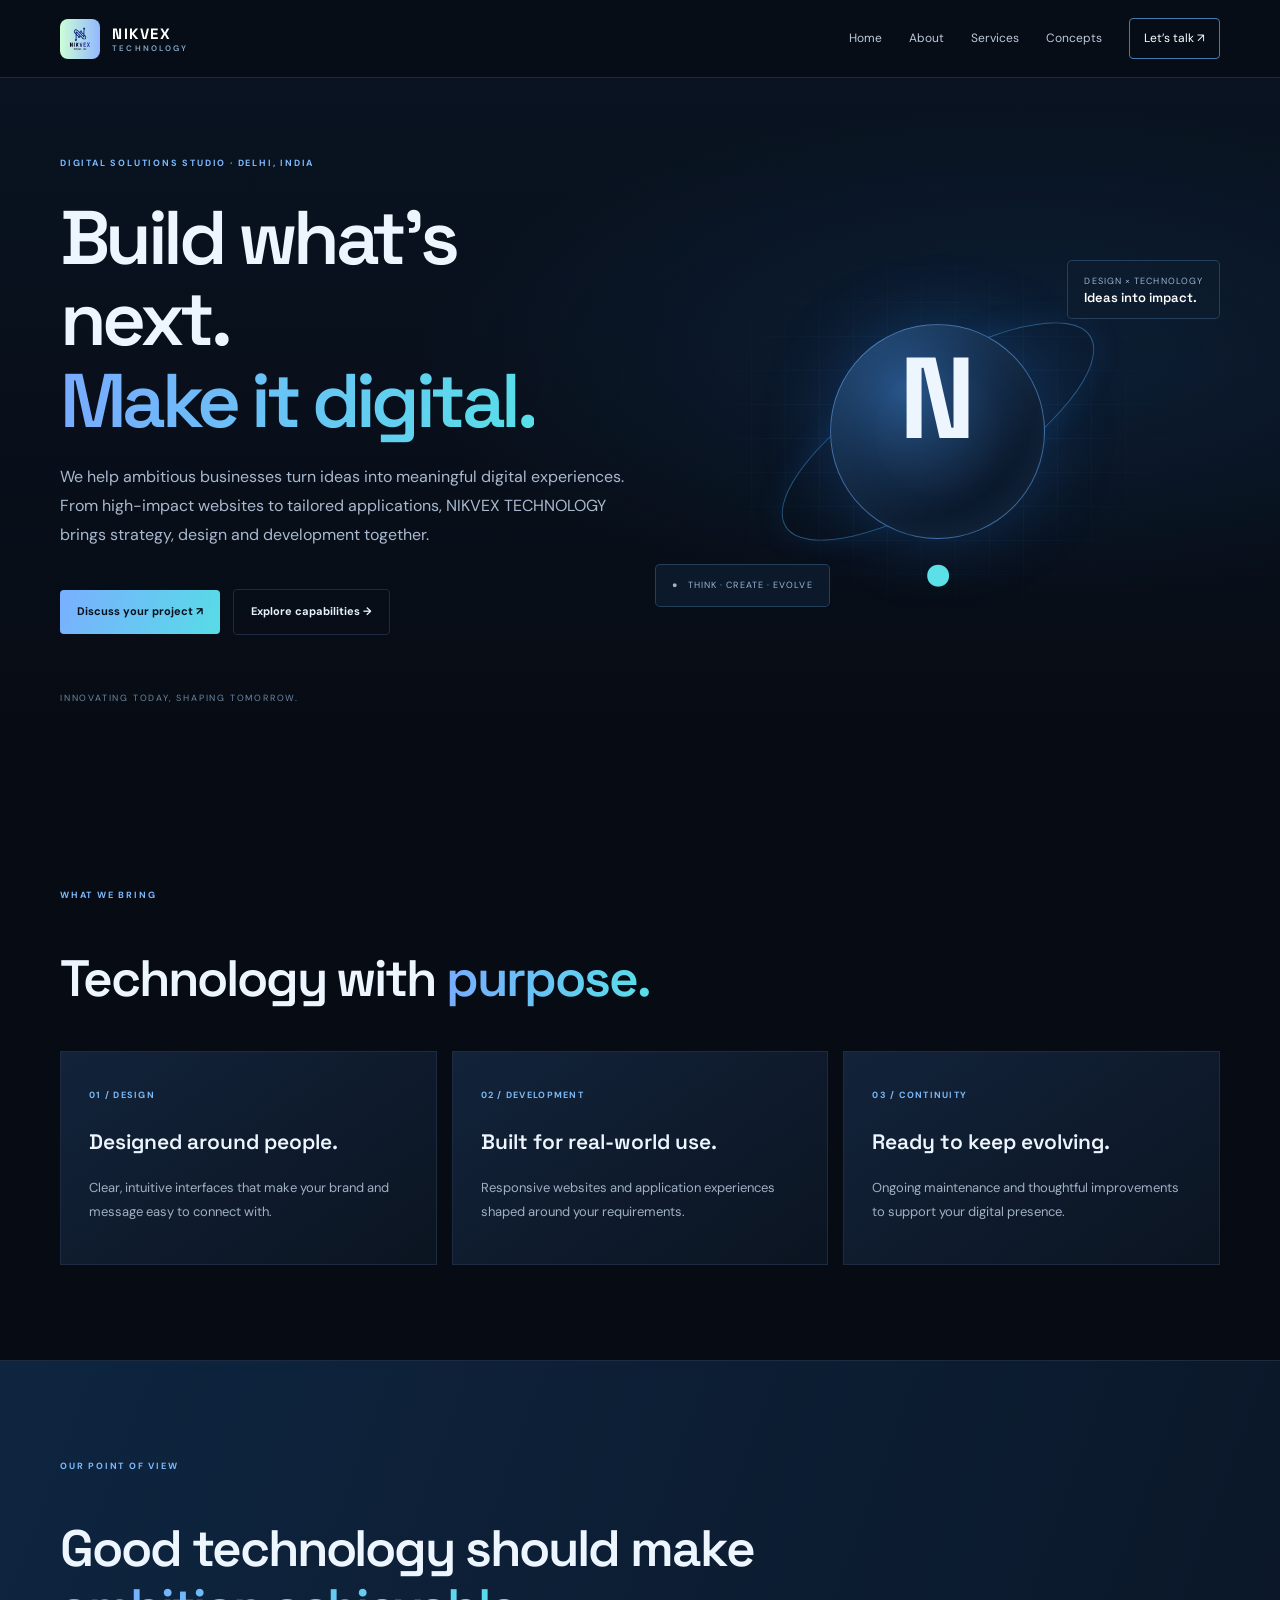
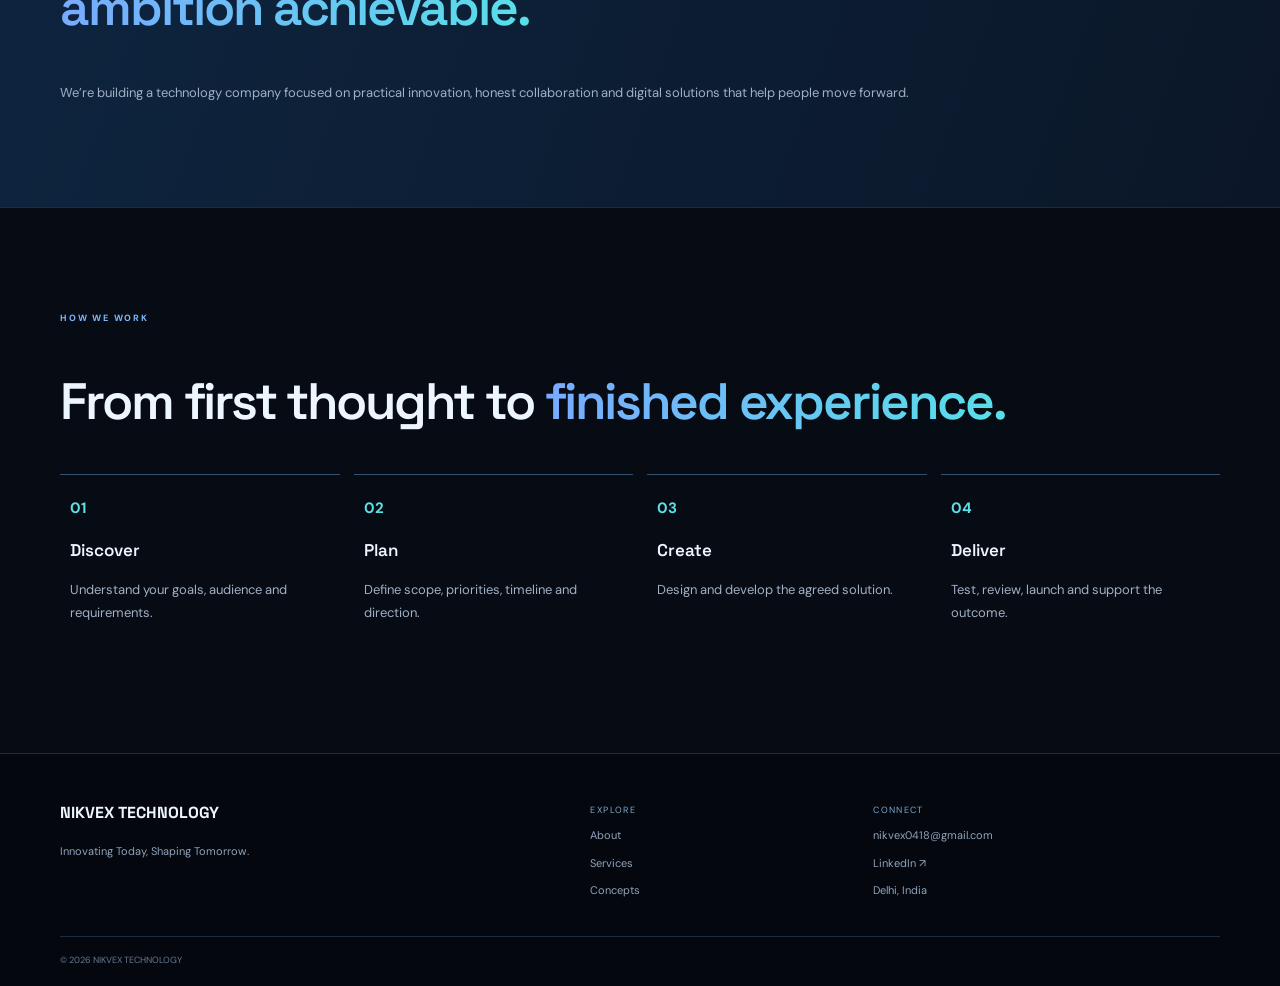
<file: index.html>
<!doctype html><html lang="en"><head><link rel="icon" href="https://nikvextechnology.com/favicon.png" type="image/png"><meta charset="utf-8"><meta name="viewport" content="width=device-width,initial-scale=1"><meta name="description" content="NIKVEX TECHNOLOGY — modern website design, development and digital solutions in Delhi, India."><meta name="theme-color" content="#070b13"><title>Home | NIKVEX TECHNOLOGY</title><link rel="stylesheet" href="css/style.css"><script defer src="js/main.js"></script></head><body><header><div class="container nav"><img src="assets/nikvex-logo.png" alt="NIKVEX logo"><a class="wordmark" href="index.html">NIKVEX <small>TECHNOLOGY</small></a><button class="menu">☰</button><nav><a href="index.html">Home</a><a href="about.html">About</a><a href="services.html">Services</a><a href="portfolio.html">Concepts</a><a class="navcta" href="contact.html">Let’s talk ↗</a></nav></div></header><main><section class="hero"><div class="container hero-grid"><div class="reveal"><small class="eyebrow">DIGITAL SOLUTIONS STUDIO · DELHI, INDIA</small><h1>Build what’s next.<br><em>Make it digital.</em></h1><p class="lead">We help ambitious businesses turn ideas into meaningful digital experiences. From high-impact websites to tailored applications, NIKVEX TECHNOLOGY brings strategy, design and development together.</p><a class="btn" href="contact.html">Discuss your project ↗</a> <a class="btn ghost" href="services.html">Explore capabilities →</a><p class="tagline">INNOVATING TODAY, SHAPING TOMORROW.</p></div><div class="visual reveal"><div class="gridfx"></div><div class="orbit"></div><div class="core">N<span>.</span></div><div class="float f1">DESIGN × TECHNOLOGY<br><b>Ideas into impact.</b></div><div class="float f2">● &nbsp; THINK · CREATE · EVOLVE</div></div></div></section><section class="section container"><small class="eyebrow">WHAT WE BRING</small><h2>Technology with <em>purpose.</em></h2><div class="cards"><article><b>01 / DESIGN</b><h3>Designed around people.</h3><p>Clear, intuitive interfaces that make your brand and message easy to connect with.</p></article><article><b>02 / DEVELOPMENT</b><h3>Built for real-world use.</h3><p>Responsive websites and application experiences shaped around your requirements.</p></article><article><b>03 / CONTINUITY</b><h3>Ready to keep evolving.</h3><p>Ongoing maintenance and thoughtful improvements to support your digital presence.</p></article></div></section><section class="band"><div class="container"><small class="eyebrow">OUR POINT OF VIEW</small><h2>Good technology should make<br><em>ambition achievable.</em></h2><p>We’re building a technology company focused on practical innovation, honest collaboration and digital solutions that help people move forward.</p></div></section><section class="section container"><small class="eyebrow">HOW WE WORK</small><h2>From first thought to <em>finished experience.</em></h2><div class="steps"><article><b>01</b><h3>Discover</h3><p>Understand your goals, audience and requirements.</p></article><article><b>02</b><h3>Plan</h3><p>Define scope, priorities, timeline and direction.</p></article><article><b>03</b><h3>Create</h3><p>Design and develop the agreed solution.</p></article><article><b>04</b><h3>Deliver</h3><p>Test, review, launch and support the outcome.</p></article></div></section></main><footer><div class="container foot"><div><b>NIKVEX TECHNOLOGY</b><p>Innovating Today, Shaping Tomorrow.</p></div><div><small>EXPLORE</small><a href="about.html">About</a><a href="services.html">Services</a><a href="portfolio.html">Concepts</a></div><div><small>CONNECT</small><a href="mailto:nikvex0418@gmail.com">nikvex0418@gmail.com</a><a href="https://www.linkedin.com/company/144146736" target="_blank" rel="noopener">LinkedIn ↗</a><span>Delhi, India</span></div></div><div class="container copyright">© <span id="year"></span> NIKVEX TECHNOLOGY</div></footer></body></html>
</file>
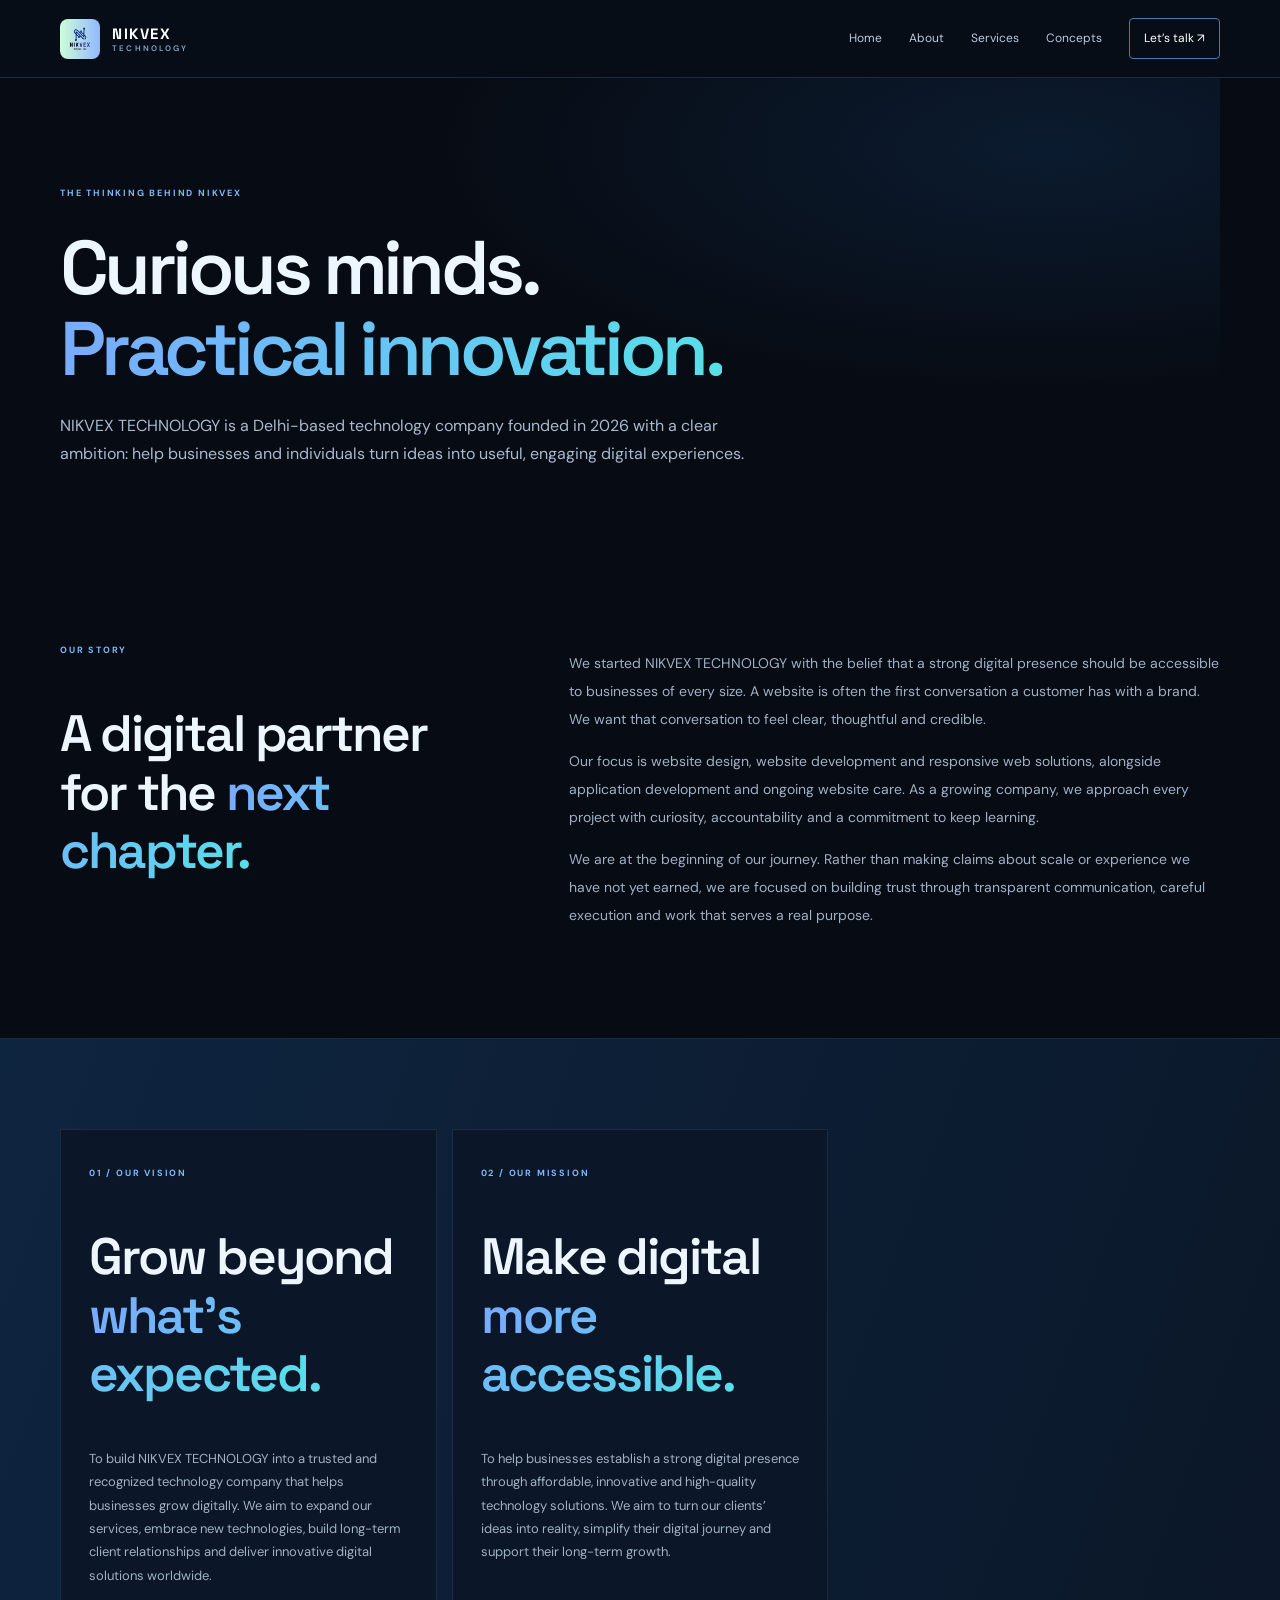
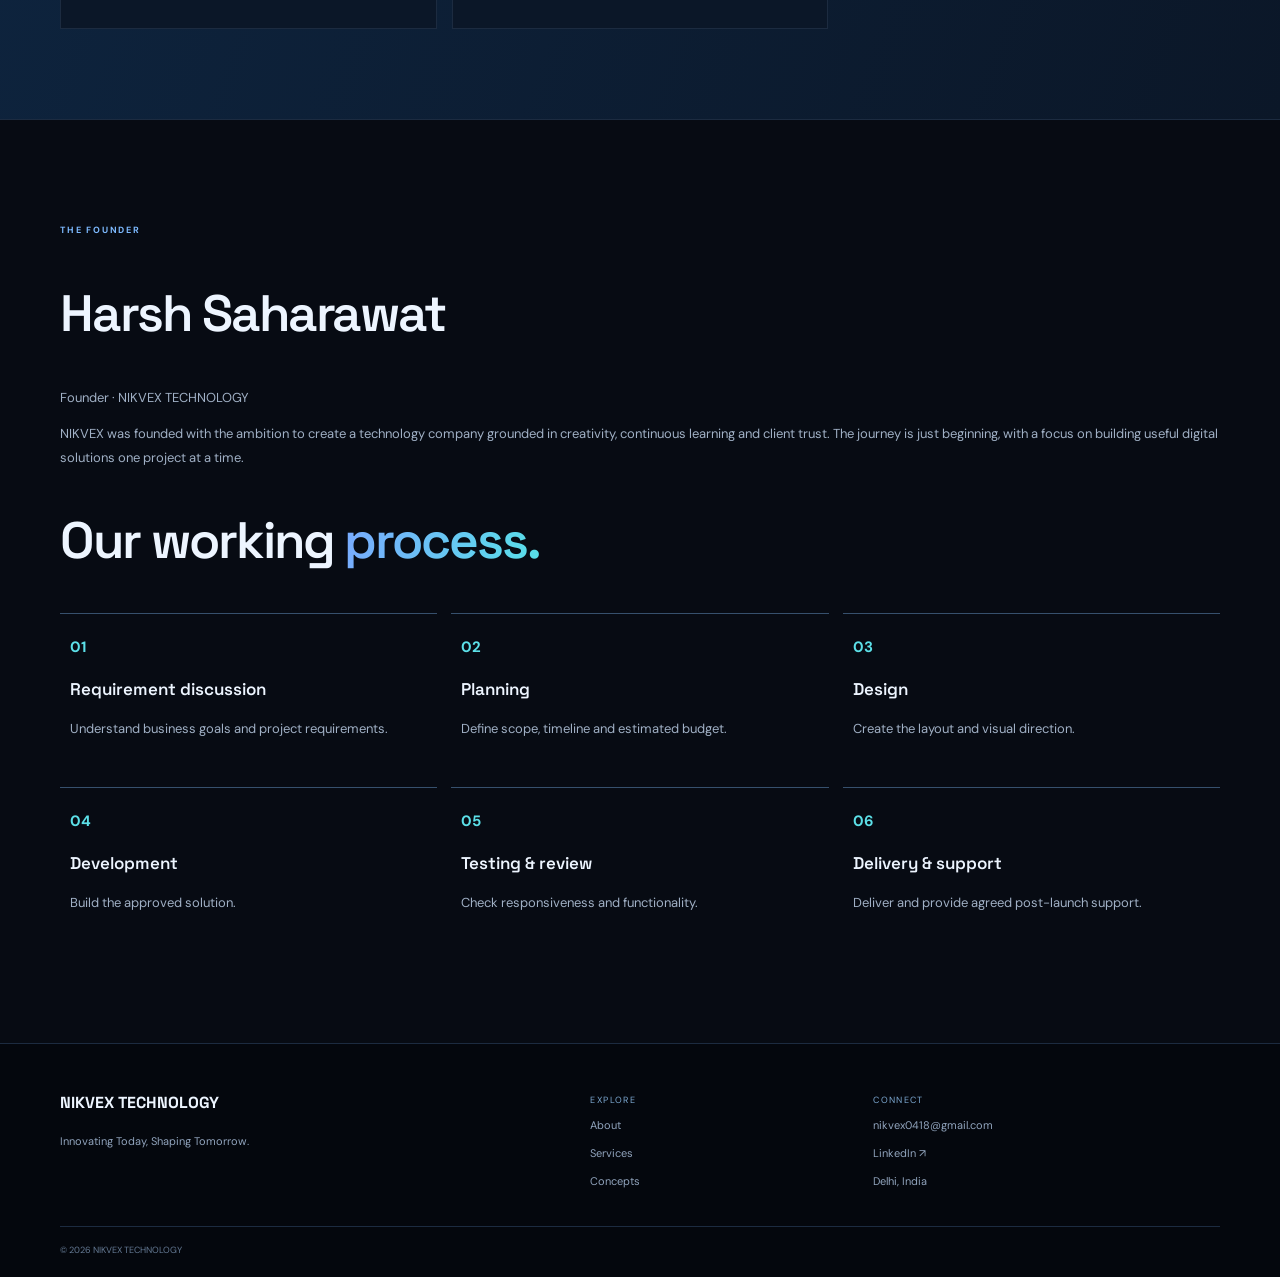
<file: about.html>
<!doctype html><html lang="en"><head><meta charset="utf-8"><meta name="viewport" content="width=device-width,initial-scale=1"><meta name="description" content="NIKVEX TECHNOLOGY — modern website design, development and digital solutions in Delhi, India."><meta name="theme-color" content="#070b13"><title>About Us | NIKVEX TECHNOLOGY</title><link rel="stylesheet" href="css/style.css"><script defer src="js/main.js"></script></head><body><header><div class="container nav"><img src="assets/nikvex-logo.png" alt="NIKVEX logo"><a class="wordmark" href="index.html">NIKVEX <small>TECHNOLOGY</small></a><button class="menu">☰</button><nav><a href="index.html">Home</a><a href="about.html">About</a><a href="services.html">Services</a><a href="portfolio.html">Concepts</a><a class="navcta" href="contact.html">Let’s talk ↗</a></nav></div></header><main><section class="inner container"><small class="eyebrow">THE THINKING BEHIND NIKVEX</small><h1>Curious minds.<br><em>Practical innovation.</em></h1><p class="lead">NIKVEX TECHNOLOGY is a Delhi-based technology company founded in 2026 with a clear ambition: help businesses and individuals turn ideas into useful, engaging digital experiences.</p></section><section class="section container split"><div><small class="eyebrow">OUR STORY</small><h2>A digital partner for the <em>next chapter.</em></h2></div><div><p>We started NIKVEX TECHNOLOGY with the belief that a strong digital presence should be accessible to businesses of every size. A website is often the first conversation a customer has with a brand. We want that conversation to feel clear, thoughtful and credible.</p><p>Our focus is website design, website development and responsive web solutions, alongside application development and ongoing website care. As a growing company, we approach every project with curiosity, accountability and a commitment to keep learning.</p><p>We are at the beginning of our journey. Rather than making claims about scale or experience we have not yet earned, we are focused on building trust through transparent communication, careful execution and work that serves a real purpose.</p></div></section><section class="band"><div class="container cards"><article><small class="eyebrow">01 / OUR VISION</small><h2>Grow beyond <em>what’s expected.</em></h2><p>To build NIKVEX TECHNOLOGY into a trusted and recognized technology company that helps businesses grow digitally. We aim to expand our services, embrace new technologies, build long-term client relationships and deliver innovative digital solutions worldwide.</p></article><article><small class="eyebrow">02 / OUR MISSION</small><h2>Make digital <em>more accessible.</em></h2><p>To help businesses establish a strong digital presence through affordable, innovative and high-quality technology solutions. We aim to turn our clients’ ideas into reality, simplify their digital journey and support their long-term growth.</p></article></div></section><section class="section container"><small class="eyebrow">THE FOUNDER</small><h2>Harsh Saharawat</h2><p class="lead">Founder · NIKVEX TECHNOLOGY</p><p>NIKVEX was founded with the ambition to create a technology company grounded in creativity, continuous learning and client trust. The journey is just beginning, with a focus on building useful digital solutions one project at a time.</p><h2 id="process">Our working <em>process.</em></h2><div class="steps six"><article><b>01</b><h3>Requirement discussion</h3><p>Understand business goals and project requirements.</p></article><article><b>02</b><h3>Planning</h3><p>Define scope, timeline and estimated budget.</p></article><article><b>03</b><h3>Design</h3><p>Create the layout and visual direction.</p></article><article><b>04</b><h3>Development</h3><p>Build the approved solution.</p></article><article><b>05</b><h3>Testing & review</h3><p>Check responsiveness and functionality.</p></article><article><b>06</b><h3>Delivery & support</h3><p>Deliver and provide agreed post-launch support.</p></article></div></section></main><footer><div class="container foot"><div><b>NIKVEX TECHNOLOGY</b><p>Innovating Today, Shaping Tomorrow.</p></div><div><small>EXPLORE</small><a href="about.html">About</a><a href="services.html">Services</a><a href="portfolio.html">Concepts</a></div><div><small>CONNECT</small><a href="mailto:nikvex0418@gmail.com">nikvex0418@gmail.com</a><a href="https://www.linkedin.com/company/144146736" target="_blank" rel="noopener">LinkedIn ↗</a><span>Delhi, India</span></div></div><div class="container copyright">© <span id="year"></span> NIKVEX TECHNOLOGY</div></footer></body></html>
</file>
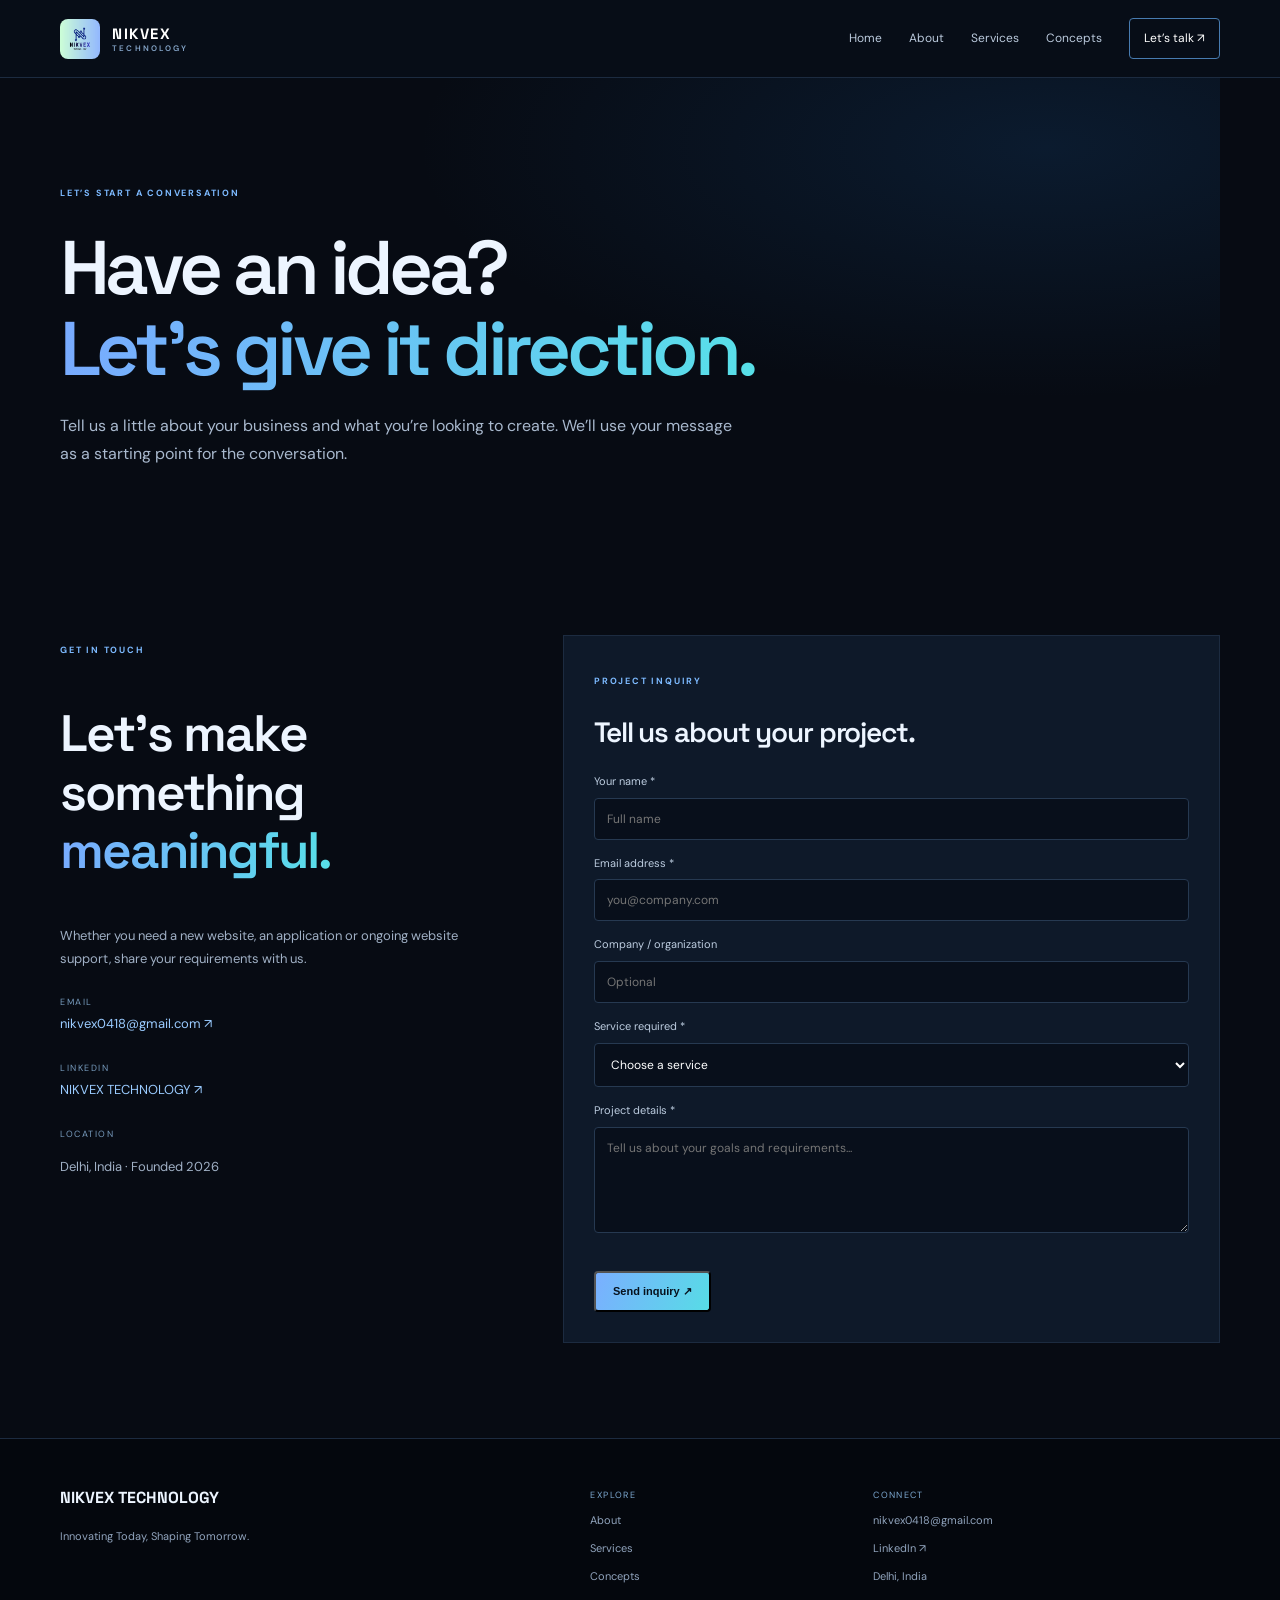
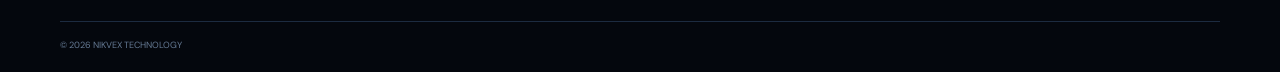
<file: contact.html>
<!doctype html><html lang="en"><head><meta charset="utf-8"><meta name="viewport" content="width=device-width,initial-scale=1"><meta name="description" content="NIKVEX TECHNOLOGY — modern website design, development and digital solutions in Delhi, India."><meta name="theme-color" content="#070b13"><title>Contact | NIKVEX TECHNOLOGY</title><link rel="stylesheet" href="css/style.css"><script defer src="js/main.js"></script></head><body><header><div class="container nav"><img src="assets/nikvex-logo.png" alt="NIKVEX logo"><a class="wordmark" href="index.html">NIKVEX <small>TECHNOLOGY</small></a><button class="menu">☰</button><nav><a href="index.html">Home</a><a href="about.html">About</a><a href="services.html">Services</a><a href="portfolio.html">Concepts</a><a class="navcta" href="contact.html">Let’s talk ↗</a></nav></div></header><main><section class="inner container"><small class="eyebrow">LET’S START A CONVERSATION</small><h1>Have an idea?<br><em>Let’s give it direction.</em></h1><p class="lead">Tell us a little about your business and what you’re looking to create. We’ll use your message as a starting point for the conversation.</p></section><section class="section container contact"><aside><small class="eyebrow">GET IN TOUCH</small><h2>Let’s make something <em>meaningful.</em></h2><p>Whether you need a new website, an application or ongoing website support, share your requirements with us.</p><small>EMAIL</small><a href="mailto:nikvex0418@gmail.com">nikvex0418@gmail.com ↗</a><small>LINKEDIN</small><a href="https://www.linkedin.com/company/144146736" target="_blank" rel="noopener">NIKVEX TECHNOLOGY ↗</a><small>LOCATION</small><p>Delhi, India · Founded 2026</p></aside><div class="formbox"><small class="eyebrow">PROJECT INQUIRY</small><h2>Tell us about your project.</h2><form name="nikvex-inquiry" method="POST" data-netlify="true" netlify-honeypot="bot-field"><input type="hidden" name="form-name" value="nikvex-inquiry"><p hidden><label>Do not fill <input name="bot-field"></label></p><label>Your name *<input name="name" required placeholder="Full name"></label><label>Email address *<input name="email" type="email" required placeholder="you@company.com"></label><label>Company / organization<input name="company" placeholder="Optional"></label><label>Service required *<select name="service" required><option value="">Choose a service</option><option>Website Design</option><option>Website Development</option><option>Responsive Web Design</option><option>E-commerce Website</option><option>Website Maintenance</option><option>Web Application</option><option>App Development</option><option>UI/UX Design</option><option>Website Redesign</option><option>Other</option></select></label><label>Project details *<textarea name="message" rows="5" required placeholder="Tell us about your goals and requirements..."></textarea></label><button class="btn">Send inquiry ↗</button></form></div></section></main><footer><div class="container foot"><div><b>NIKVEX TECHNOLOGY</b><p>Innovating Today, Shaping Tomorrow.</p></div><div><small>EXPLORE</small><a href="about.html">About</a><a href="services.html">Services</a><a href="portfolio.html">Concepts</a></div><div><small>CONNECT</small><a href="mailto:nikvex0418@gmail.com">nikvex0418@gmail.com</a><a href="https://www.linkedin.com/company/144146736" target="_blank" rel="noopener">LinkedIn ↗</a><span>Delhi, India</span></div></div><div class="container copyright">© <span id="year"></span> NIKVEX TECHNOLOGY</div></footer></body></html>
</file>
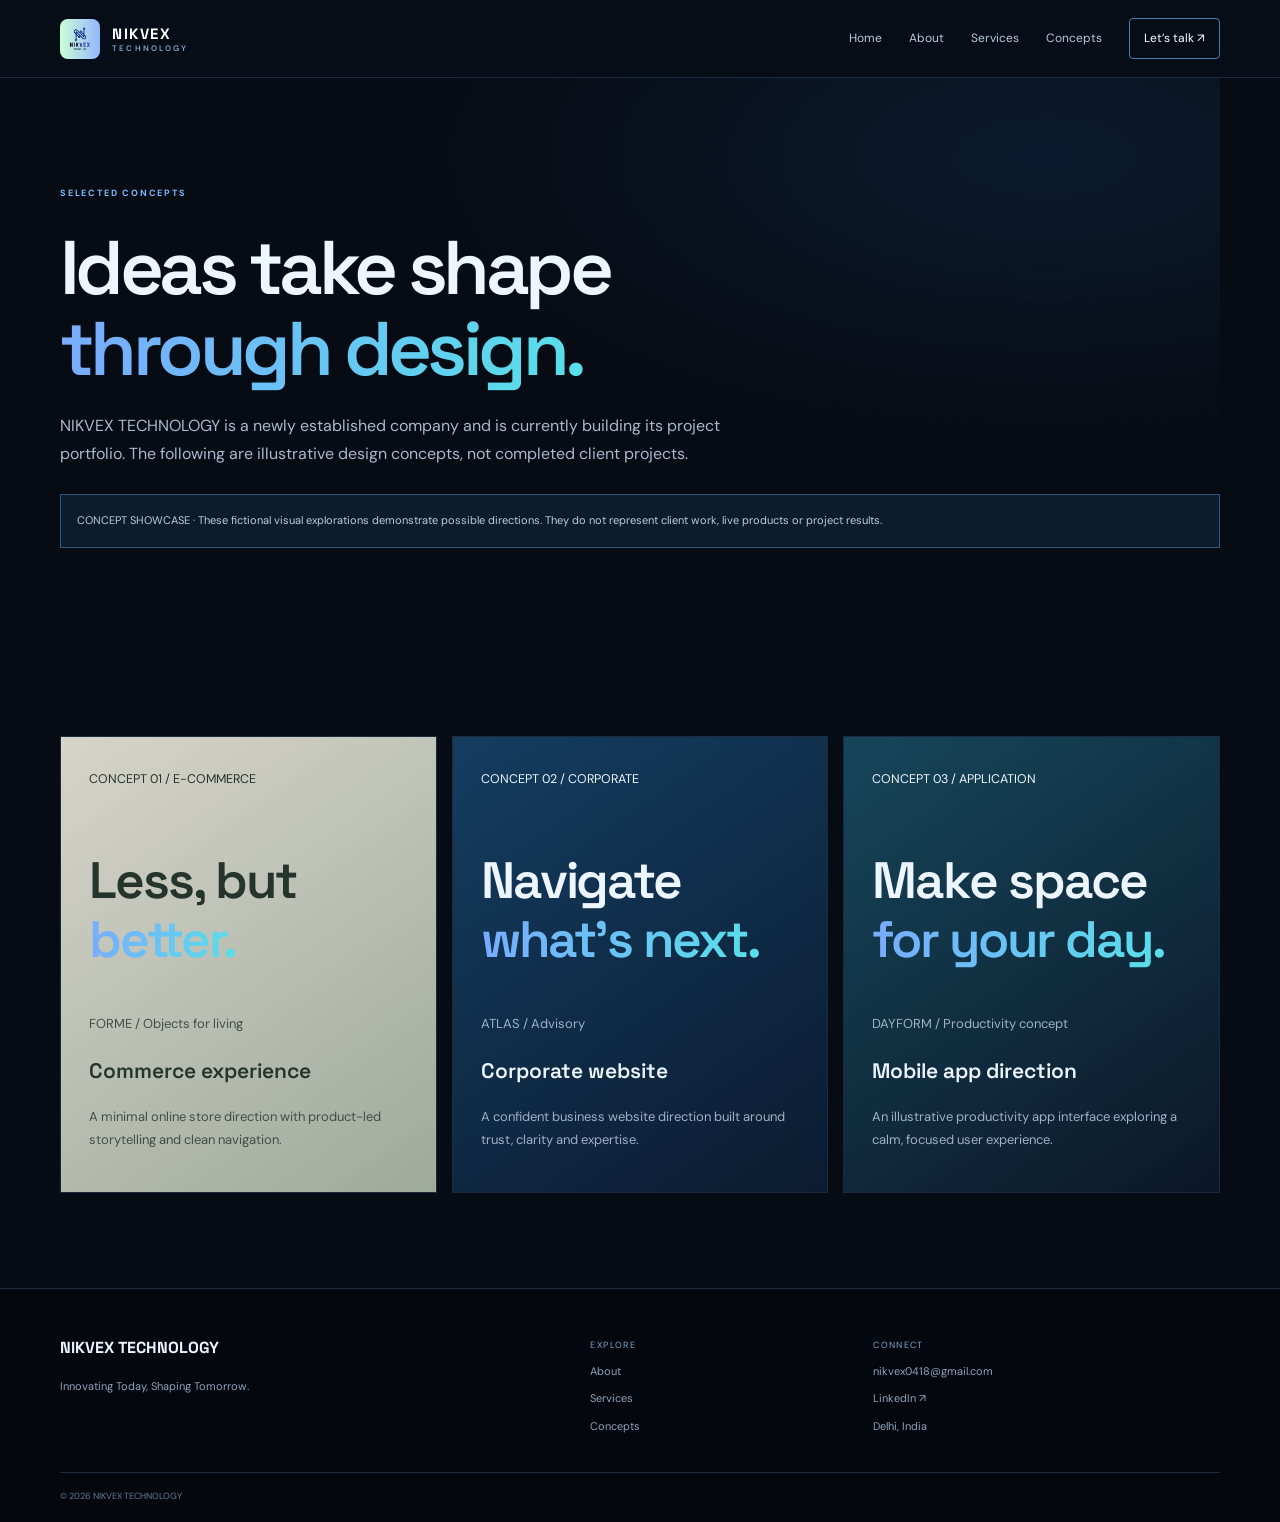
<file: portfolio.html>
<!doctype html><html lang="en"><head><meta charset="utf-8"><meta name="viewport" content="width=device-width,initial-scale=1"><meta name="description" content="NIKVEX TECHNOLOGY — modern website design, development and digital solutions in Delhi, India."><meta name="theme-color" content="#070b13"><title>Concept Projects | NIKVEX TECHNOLOGY</title><link rel="stylesheet" href="css/style.css"><script defer src="js/main.js"></script></head><body><header><div class="container nav"><img src="assets/nikvex-logo.png" alt="NIKVEX logo"><a class="wordmark" href="index.html">NIKVEX <small>TECHNOLOGY</small></a><button class="menu">☰</button><nav><a href="index.html">Home</a><a href="about.html">About</a><a href="services.html">Services</a><a href="portfolio.html">Concepts</a><a class="navcta" href="contact.html">Let’s talk ↗</a></nav></div></header><main><section class="inner container"><small class="eyebrow">SELECTED CONCEPTS</small><h1>Ideas take shape<br><em>through design.</em></h1><p class="lead">NIKVEX TECHNOLOGY is a newly established company and is currently building its project portfolio. The following are illustrative design concepts, not completed client projects.</p><div class="notice">CONCEPT SHOWCASE · These fictional visual explorations demonstrate possible directions. They do not represent client work, live products or project results.</div></section><section class="section container cards"><article class="mock shop"><small>CONCEPT 01 / E-COMMERCE</small><h2>Less, but<br><em>better.</em></h2><p>FORME / Objects for living</p><h3>Commerce experience</h3><p>A minimal online store direction with product-led storytelling and clean navigation.</p></article><article class="mock corp"><small>CONCEPT 02 / CORPORATE</small><h2>Navigate<br><em>what’s next.</em></h2><p>ATLAS / Advisory</p><h3>Corporate website</h3><p>A confident business website direction built around trust, clarity and expertise.</p></article><article class="mock app"><small>CONCEPT 03 / APPLICATION</small><h2>Make space<br><em>for your day.</em></h2><p>DAYFORM / Productivity concept</p><h3>Mobile app direction</h3><p>An illustrative productivity app interface exploring a calm, focused user experience.</p></article></section></main><footer><div class="container foot"><div><b>NIKVEX TECHNOLOGY</b><p>Innovating Today, Shaping Tomorrow.</p></div><div><small>EXPLORE</small><a href="about.html">About</a><a href="services.html">Services</a><a href="portfolio.html">Concepts</a></div><div><small>CONNECT</small><a href="mailto:nikvex0418@gmail.com">nikvex0418@gmail.com</a><a href="https://www.linkedin.com/company/144146736" target="_blank" rel="noopener">LinkedIn ↗</a><span>Delhi, India</span></div></div><div class="container copyright">© <span id="year"></span> NIKVEX TECHNOLOGY</div></footer></body></html>
</file>
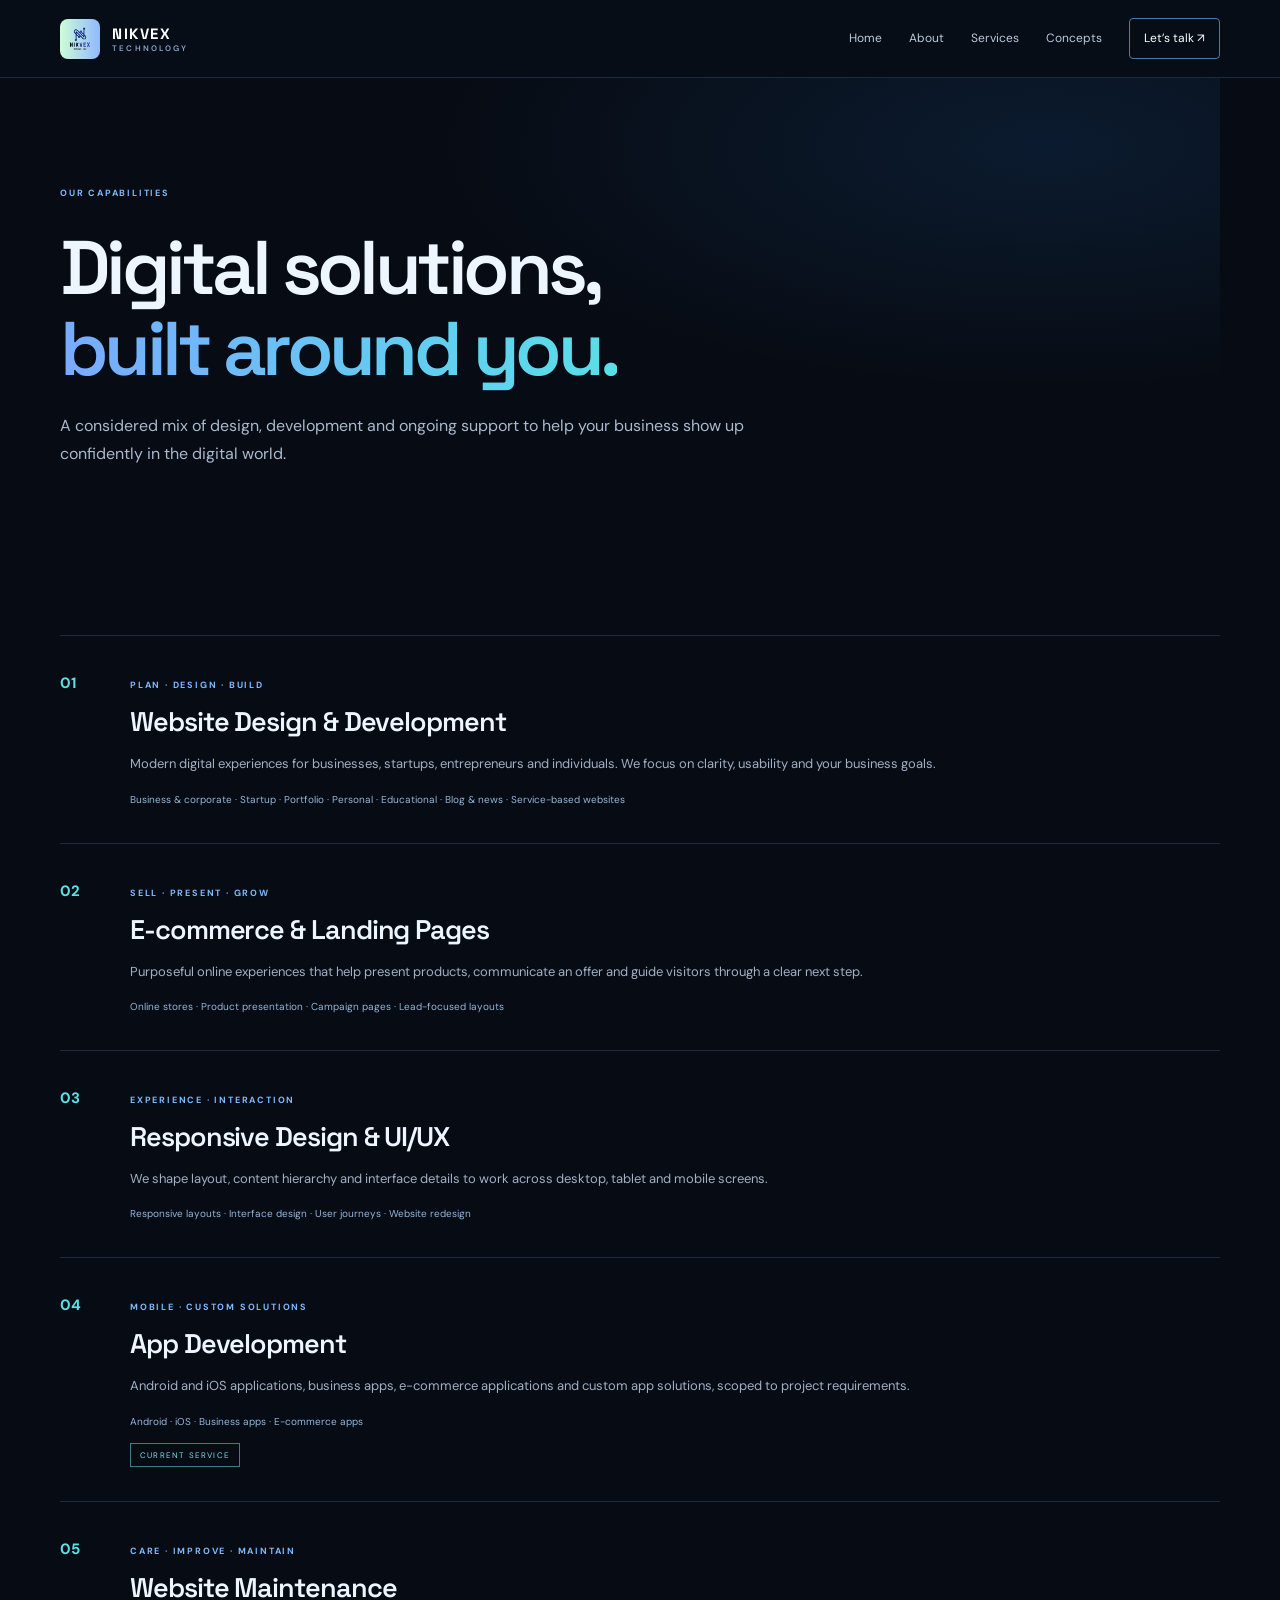
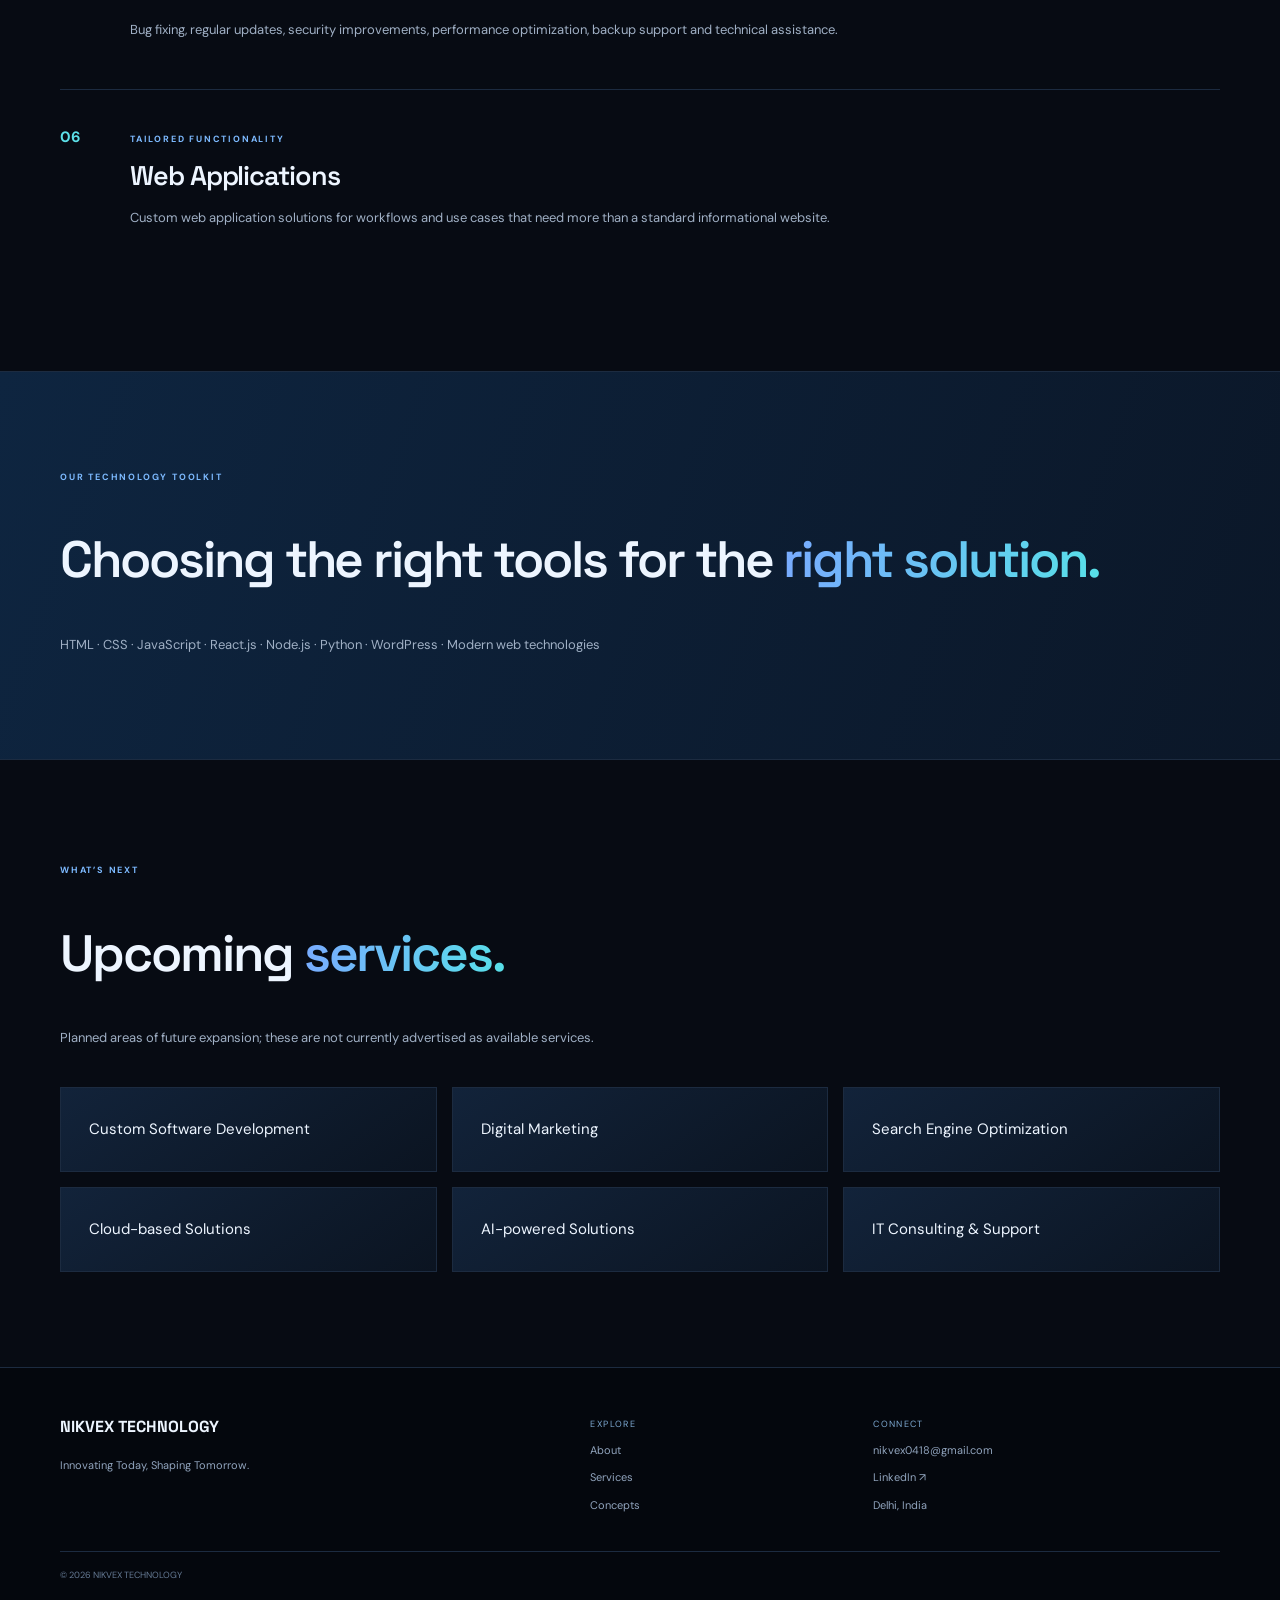
<file: services.html>
<!doctype html><html lang="en"><head><meta charset="utf-8"><meta name="viewport" content="width=device-width,initial-scale=1"><meta name="description" content="NIKVEX TECHNOLOGY — modern website design, development and digital solutions in Delhi, India."><meta name="theme-color" content="#070b13"><title>Services | NIKVEX TECHNOLOGY</title><link rel="stylesheet" href="css/style.css"><script defer src="js/main.js"></script></head><body><header><div class="container nav"><img src="assets/nikvex-logo.png" alt="NIKVEX logo"><a class="wordmark" href="index.html">NIKVEX <small>TECHNOLOGY</small></a><button class="menu">☰</button><nav><a href="index.html">Home</a><a href="about.html">About</a><a href="services.html">Services</a><a href="portfolio.html">Concepts</a><a class="navcta" href="contact.html">Let’s talk ↗</a></nav></div></header><main><section class="inner container"><small class="eyebrow">OUR CAPABILITIES</small><h1>Digital solutions,<br><em>built around you.</em></h1><p class="lead">A considered mix of design, development and ongoing support to help your business show up confidently in the digital world.</p></section><section class="section container"><div class="service"><b>01</b><div><small class="eyebrow">PLAN · DESIGN · BUILD</small><h2>Website Design & Development</h2><p>Modern digital experiences for businesses, startups, entrepreneurs and individuals. We focus on clarity, usability and your business goals.</p><div class="chips">Business & corporate · Startup · Portfolio · Personal · Educational · Blog & news · Service-based websites</div></div></div><div class="service"><b>02</b><div><small class="eyebrow">SELL · PRESENT · GROW</small><h2>E-commerce & Landing Pages</h2><p>Purposeful online experiences that help present products, communicate an offer and guide visitors through a clear next step.</p><div class="chips">Online stores · Product presentation · Campaign pages · Lead-focused layouts</div></div></div><div class="service"><b>03</b><div><small class="eyebrow">EXPERIENCE · INTERACTION</small><h2>Responsive Design & UI/UX</h2><p>We shape layout, content hierarchy and interface details to work across desktop, tablet and mobile screens.</p><div class="chips">Responsive layouts · Interface design · User journeys · Website redesign</div></div></div><div class="service"><b>04</b><div><small class="eyebrow">MOBILE · CUSTOM SOLUTIONS</small><h2>App Development</h2><p>Android and iOS applications, business apps, e-commerce applications and custom app solutions, scoped to project requirements.</p><div class="chips">Android · iOS · Business apps · E-commerce apps</div><label class="status">CURRENT SERVICE</label></div></div><div class="service"><b>05</b><div><small class="eyebrow">CARE · IMPROVE · MAINTAIN</small><h2>Website Maintenance</h2><p>Bug fixing, regular updates, security improvements, performance optimization, backup support and technical assistance.</p></div></div><div class="service"><b>06</b><div><small class="eyebrow">TAILORED FUNCTIONALITY</small><h2>Web Applications</h2><p>Custom web application solutions for workflows and use cases that need more than a standard informational website.</p></div></div></section><section class="band"><div class="container"><small class="eyebrow">OUR TECHNOLOGY TOOLKIT</small><h2>Choosing the right tools for the <em>right solution.</em></h2><p>HTML · CSS · JavaScript · React.js · Node.js · Python · WordPress · Modern web technologies</p></div></section><section class="section container"><small class="eyebrow">WHAT’S NEXT</small><h2>Upcoming <em>services.</em></h2><p class="lead">Planned areas of future expansion; these are not currently advertised as available services.</p><div class="cards"><article>Custom Software Development</article><article>Digital Marketing</article><article>Search Engine Optimization</article><article>Cloud-based Solutions</article><article>AI-powered Solutions</article><article>IT Consulting & Support</article></div></section></main><footer><div class="container foot"><div><b>NIKVEX TECHNOLOGY</b><p>Innovating Today, Shaping Tomorrow.</p></div><div><small>EXPLORE</small><a href="about.html">About</a><a href="services.html">Services</a><a href="portfolio.html">Concepts</a></div><div><small>CONNECT</small><a href="mailto:nikvex0418@gmail.com">nikvex0418@gmail.com</a><a href="https://www.linkedin.com/company/144146736" target="_blank" rel="noopener">LinkedIn ↗</a><span>Delhi, India</span></div></div><div class="container copyright">© <span id="year"></span> NIKVEX TECHNOLOGY</div></footer></body></html>
</file>
<file: css/style.css>
@import url('https://fonts.googleapis.com/css2?family=DM+Sans:wght@400;500;600;700&family=Space+Grotesk:wght@400;500;600;700&display=swap');
:root{--bg:#070b13;--panel:#0e1929;--line:#1c2b40;--text:#edf5ff;--muted:#a0b0c5;--blue:#69aaff;--cyan:#5ce0e8}*{box-sizing:border-box}body{margin:0;background:var(--bg);color:var(--text);font:15px/1.8 'DM Sans',sans-serif}a{color:#9acbff;text-decoration:none}.container{width:min(1160px,calc(100% - 44px));margin:auto}header{height:78px;position:sticky;top:0;z-index:9;background:#080e18eF;backdrop-filter:blur(16px);border-bottom:1px solid var(--line)}.nav{height:100%;display:flex;align-items:center;gap:12px}.nav img{width:40px;height:40px;object-fit:contain;border-radius:8px}.mark{font-size:30px;color:var(--cyan)}.wordmark{font:700 15px 'Space Grotesk';color:white;letter-spacing:.1em}.wordmark small{display:block;font:600 8px 'DM Sans';color:#85a5c9;letter-spacing:.28em}.nav nav{margin-left:auto;display:flex;gap:27px;align-items:center}.nav nav a{font-size:12px;color:#bac9dc}.nav nav .navcta{padding:9px 14px;border:1px solid #477bb0;border-radius:4px;color:white}.menu{display:none;margin-left:auto;background:none;border:0;color:white;font-size:24px}.hero{min-height:670px;display:flex;align-items:center;background:radial-gradient(ellipse at 80% 40%,#17477a44,transparent 42%),linear-gradient(180deg,#091321,#070b13);overflow:hidden}.hero-grid{display:grid;grid-template-columns:1fr 1fr;align-items:center;gap:30px;padding:70px 0}.eyebrow{color:#7dbaff;font-size:9px;letter-spacing:.2em;font-weight:700}.hero h1,.inner h1{font:600 clamp(48px,6vw,76px)/1.07 'Space Grotesk';letter-spacing:-.06em;margin:22px 0}.hero h1 em,.inner h1 em,h2 em{font-style:normal;background:linear-gradient(100deg,#79aaff,#57e0e8);background-clip:text;-webkit-background-clip:text;color:transparent}.lead{color:#a9b9ce;font-size:16px;max-width:690px}.btn{display:inline-block;margin:24px 9px 0 0;padding:12px 17px;border-radius:4px;background:linear-gradient(110deg,#7aafff,#57dce6);color:#07111d;font-weight:700;font-size:11px}.btn.ghost{background:transparent;border:1px solid var(--line);color:#e7f2ff}.tagline{margin-top:55px;color:#6e88a7;font-size:9px;letter-spacing:.2em}.visual{height:440px;position:relative;display:grid;place-items:center}.gridfx{position:absolute;inset:5%;background-image:linear-gradient(#488bd51c 1px,transparent 1px),linear-gradient(90deg,#488bd51c 1px,transparent 1px);background-size:34px 34px;mask-image:radial-gradient(ellipse,black,transparent 72%)}.core{width:215px;height:215px;border-radius:50%;display:grid;place-items:center;background:radial-gradient(circle at 35% 30%,#28568b,#0a1729 65%);border:1px solid #6daeff88;box-shadow:0 0 70px #247de044,inset 0 0 45px #64b5ff22;font:700 115px 'Space Grotesk';z-index:2}.core span{color:var(--cyan)}.orbit{position:absolute;width:360px;height:125px;border:1px solid #5ab9ff66;border-radius:50%;transform:rotate(-32deg);box-shadow:0 0 30px #287bd522}.float{position:absolute;z-index:3;background:#0d1c2ddd;border:1px solid #6aa6db44;padding:12px 16px;border-radius:5px;font-size:9px;letter-spacing:.12em;color:#9ab5d4;backdrop-filter:blur(12px)}.float b{display:block;color:white;font:600 13px 'Space Grotesk';letter-spacing:0}.f1{right:0;top:48px}.f2{left:0;bottom:45px}.section{padding-top:95px;padding-bottom:95px}.section h2,.band h2,.split h2,.contact h2{font:600 clamp(34px,4vw,52px)/1.15 'Space Grotesk';letter-spacing:-.04em}.cards{display:grid;grid-template-columns:repeat(3,1fr);gap:15px;margin-top:38px}.cards article{padding:28px;background:linear-gradient(145deg,#12233a,#0b1421);border:1px solid var(--line)}.cards article>b{font-size:9px;color:#7bb9f6;letter-spacing:.14em}.cards h3{font:600 21px 'Space Grotesk'}.cards p,.section p,.band p,.service p,.contact p{font-size:13px;color:var(--muted)}.band{padding:90px 0;background:linear-gradient(110deg,#0e2540,#0b1728);border-block:1px solid var(--line)}.band .cards{margin-top:0}.band .cards article{background:#0b1728}.steps{display:grid;grid-template-columns:repeat(4,1fr);gap:14px;margin-top:35px}.steps article{border-top:1px solid #36506d;padding:20px 10px}.steps b{color:var(--cyan)}.steps h3{font:600 17px 'Space Grotesk'}.inner{padding-top:100px;padding-bottom:55px;background:radial-gradient(ellipse at 85% 15%,#16477b44,transparent 45%)}.inner h1{max-width:850px}.split{display:grid;grid-template-columns:.8fr 1.2fr;gap:75px}.split p{color:var(--muted);font-size:14px;line-height:2}.six{grid-template-columns:repeat(3,1fr)}.service{display:grid;grid-template-columns:50px 1fr;gap:20px;padding:34px 0;border-top:1px solid var(--line)}.service>b{color:var(--cyan)}.service h2{font:600 27px 'Space Grotesk';margin:7px 0}.chips{font-size:10px;color:#91b6dc;margin-top:15px}.status{display:inline-block;margin-top:12px;padding:4px 9px;border:1px solid #367f8b;color:#74e1e8;font-size:8px;letter-spacing:.15em}.notice{padding:16px;border:1px solid #31577d;background:#0d1c2d;color:#b8cde4;font-size:11px;margin-top:25px}.mock{min-height:350px}.mock h2{margin-top:60px}.shop{background:linear-gradient(145deg,#d7d4ca,#9eaa9c)!important;color:#26342e!important}.shop p{color:#405047!important}.corp{background:linear-gradient(145deg,#143d60,#0b1b30)!important}.app{background:linear-gradient(145deg,#16465a,#0b1728)!important}.contact{display:grid;grid-template-columns:.8fr 1.2fr;gap:65px}.contact aside>small:not(.eyebrow){display:block;color:#779bbd;font-size:9px;letter-spacing:.17em;margin-top:23px}.contact aside>a{font-size:13px}.formbox{padding:30px;background:#0e1929;border:1px solid var(--line)}.formbox h2{font-size:28px}form label{display:block;font-size:11px;color:#bdcde0;margin:14px 0}input,select,textarea{display:block;width:100%;margin-top:6px;padding:12px;background:#080f1b;border:1px solid #263951;border-radius:4px;color:white;font:12px 'DM Sans'}textarea{resize:vertical}footer{padding:48px 0 18px;background:#04070d;border-top:1px solid var(--line)}.foot{display:grid;grid-template-columns:2fr 1fr 1.4fr;gap:35px}.foot>div{display:flex;flex-direction:column;align-items:start;gap:8px}.foot b{font:700 16px 'Space Grotesk'}.foot small{color:#7da9d2;font-size:9px;letter-spacing:.15em}.foot p,.foot a,.foot span{font-size:11px;color:#91a4bd}.copyright{margin-top:35px;border-top:1px solid var(--line);padding-top:15px;color:#657a94;font-size:9px}
@media(max-width:760px){.hero-grid{grid-template-columns:1fr}.visual{height:350px}.cards{grid-template-columns:1fr}.split,.contact{grid-template-columns:1fr;gap:25px}.steps{grid-template-columns:1fr 1fr}.six{grid-template-columns:1fr 1fr}.foot{grid-template-columns:1fr 1fr}}
@media(max-width:580px){.container{width:calc(100% - 34px)}header{height:68px}.menu{display:block}.nav nav{display:none;position:absolute;top:68px;left:0;right:0;padding:20px;background:#091321;flex-direction:column;align-items:stretch}.nav nav.open{display:flex}.hero{min-height:0}.hero-grid{padding:65px 0}.hero h1,.inner h1{font-size:47px}.visual{height:315px}.core{width:170px;height:170px;font-size:90px}.orbit{width:280px;height:100px}.section{padding:70px 0}.steps,.six,.foot{grid-template-columns:1fr}.formbox{padding:20px}}
</file>
